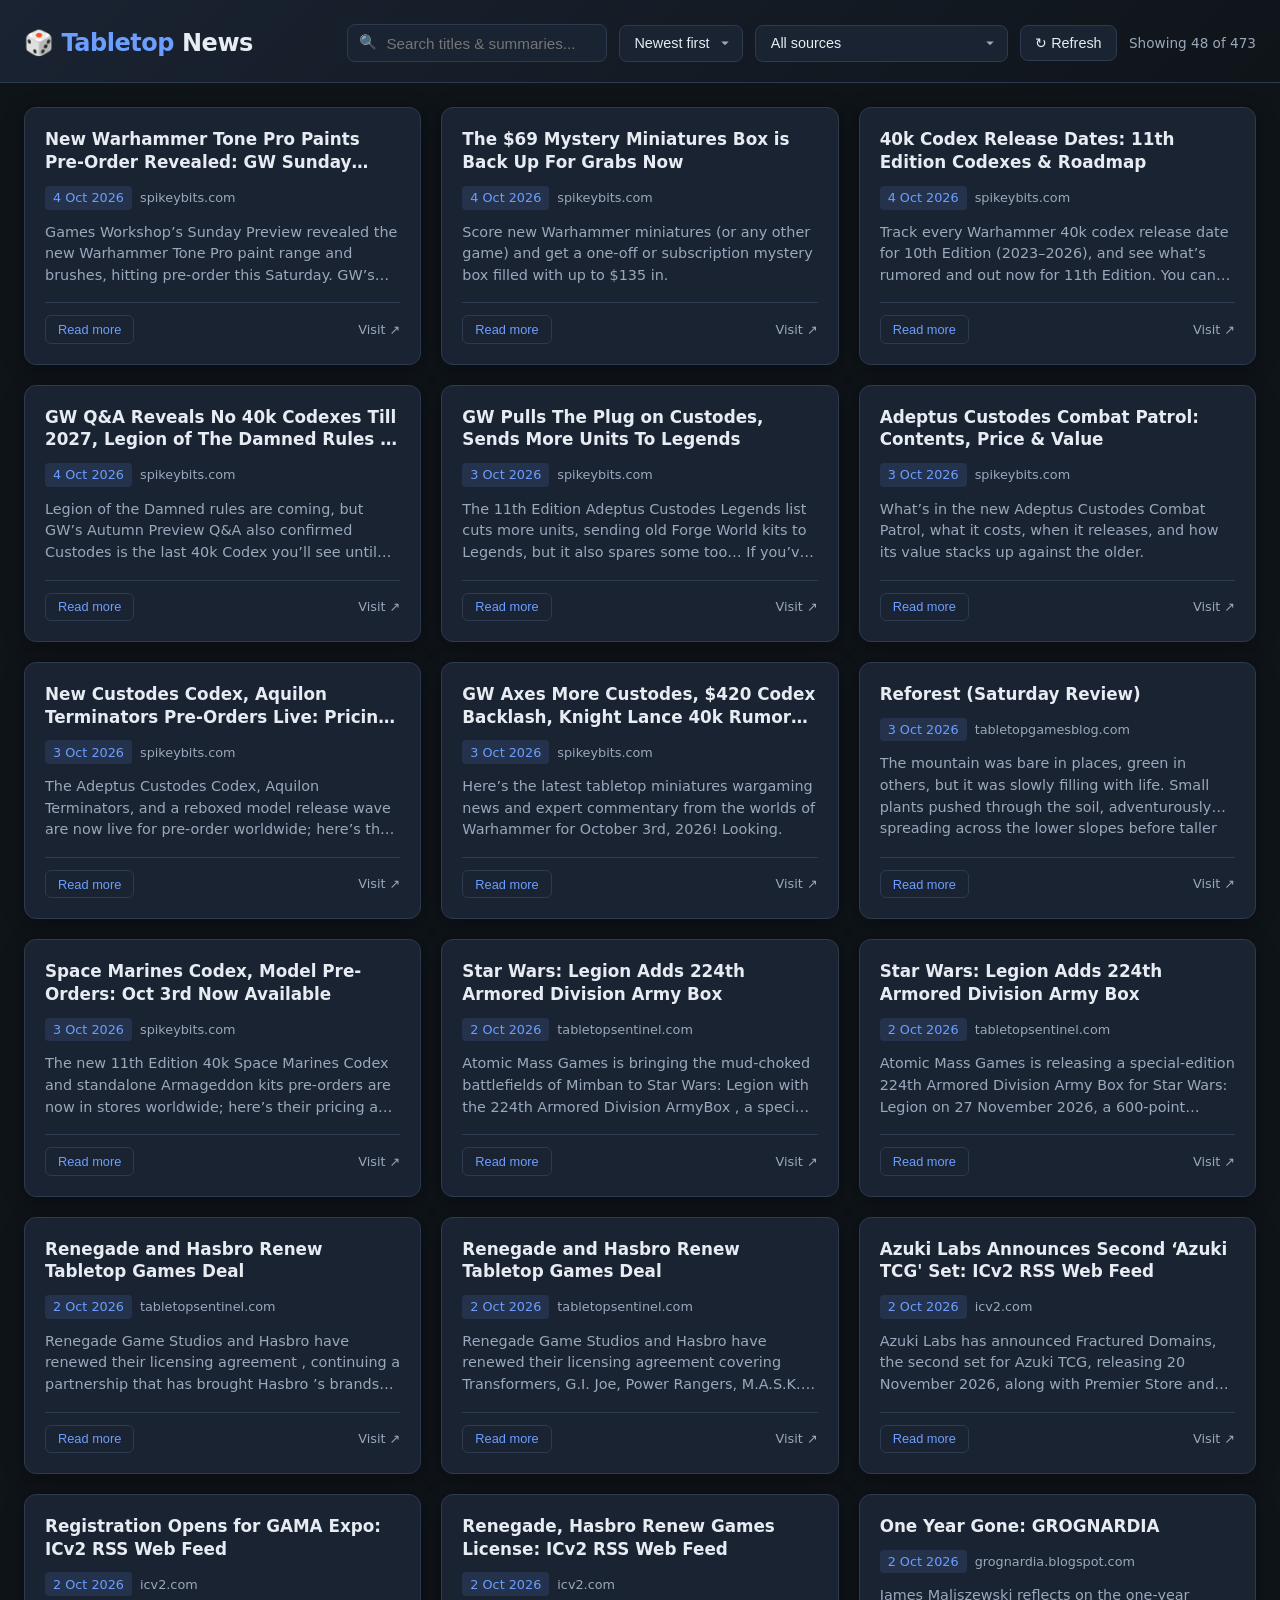
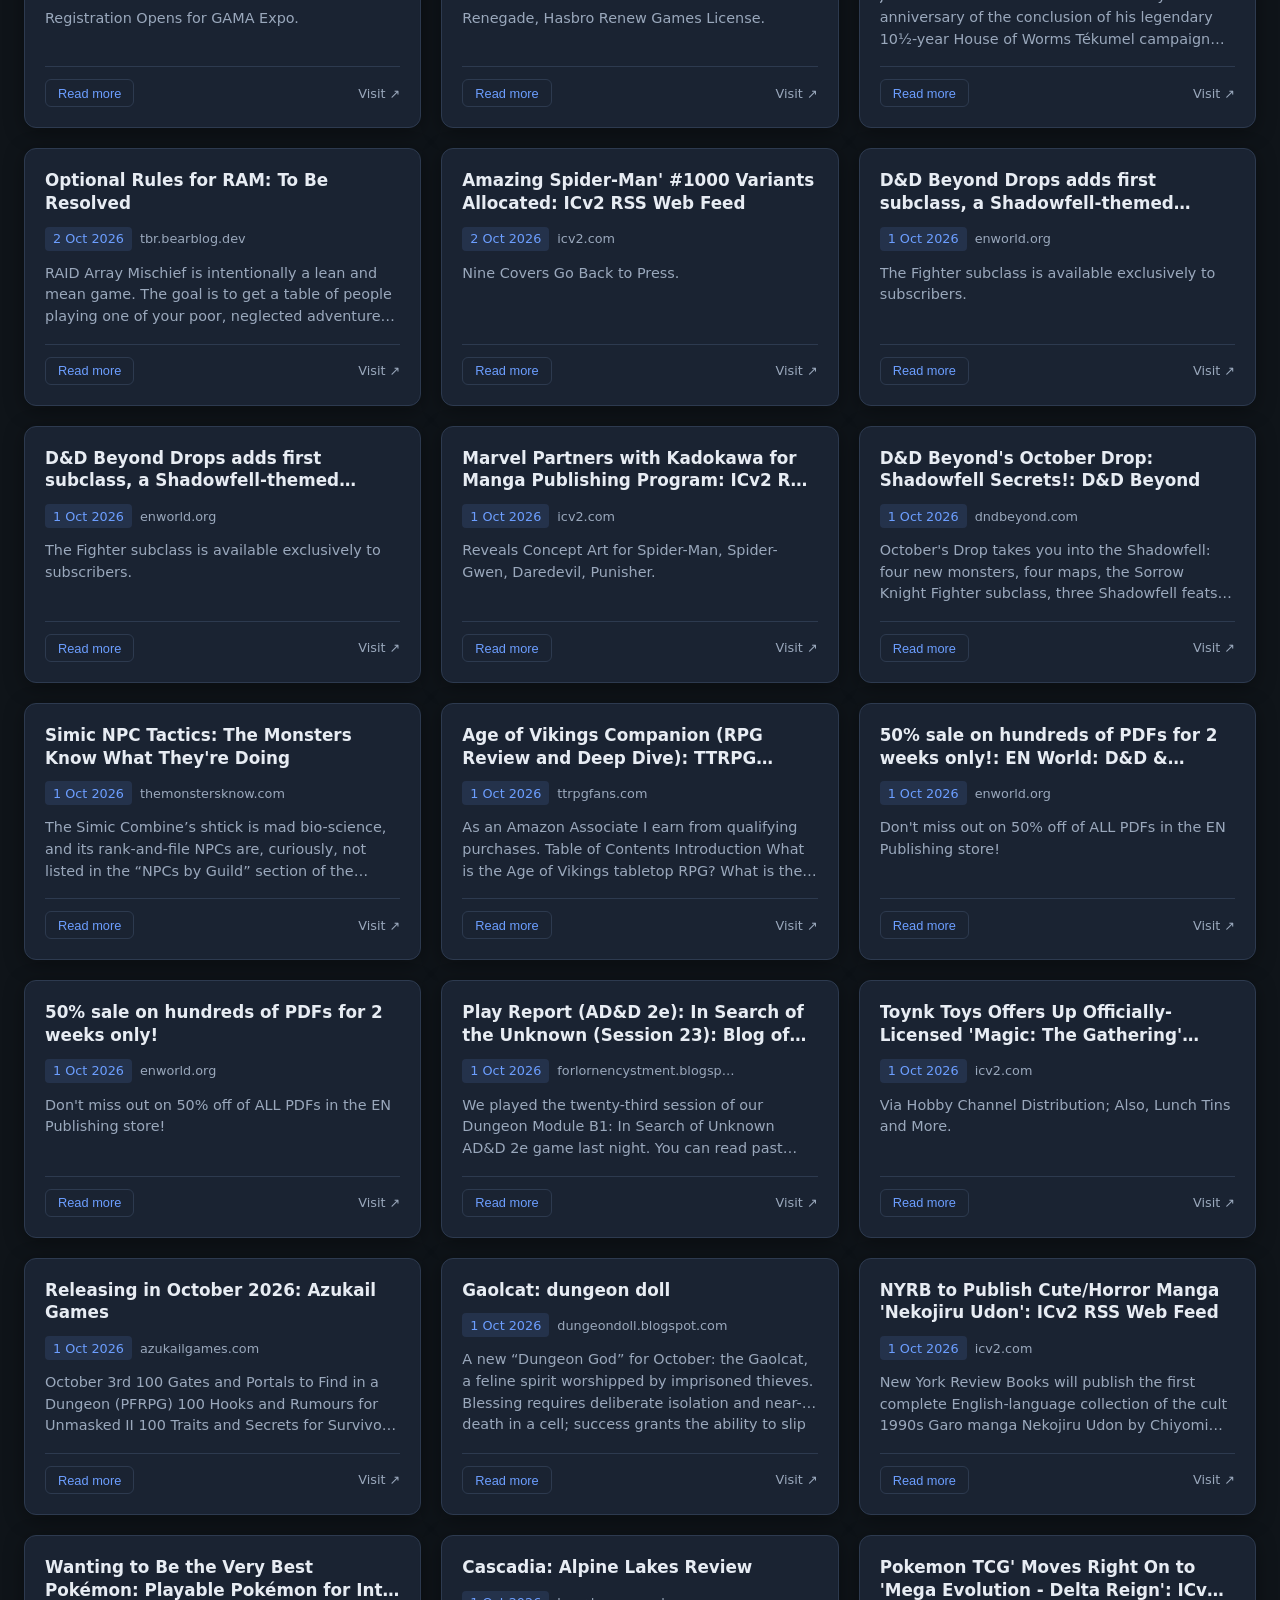
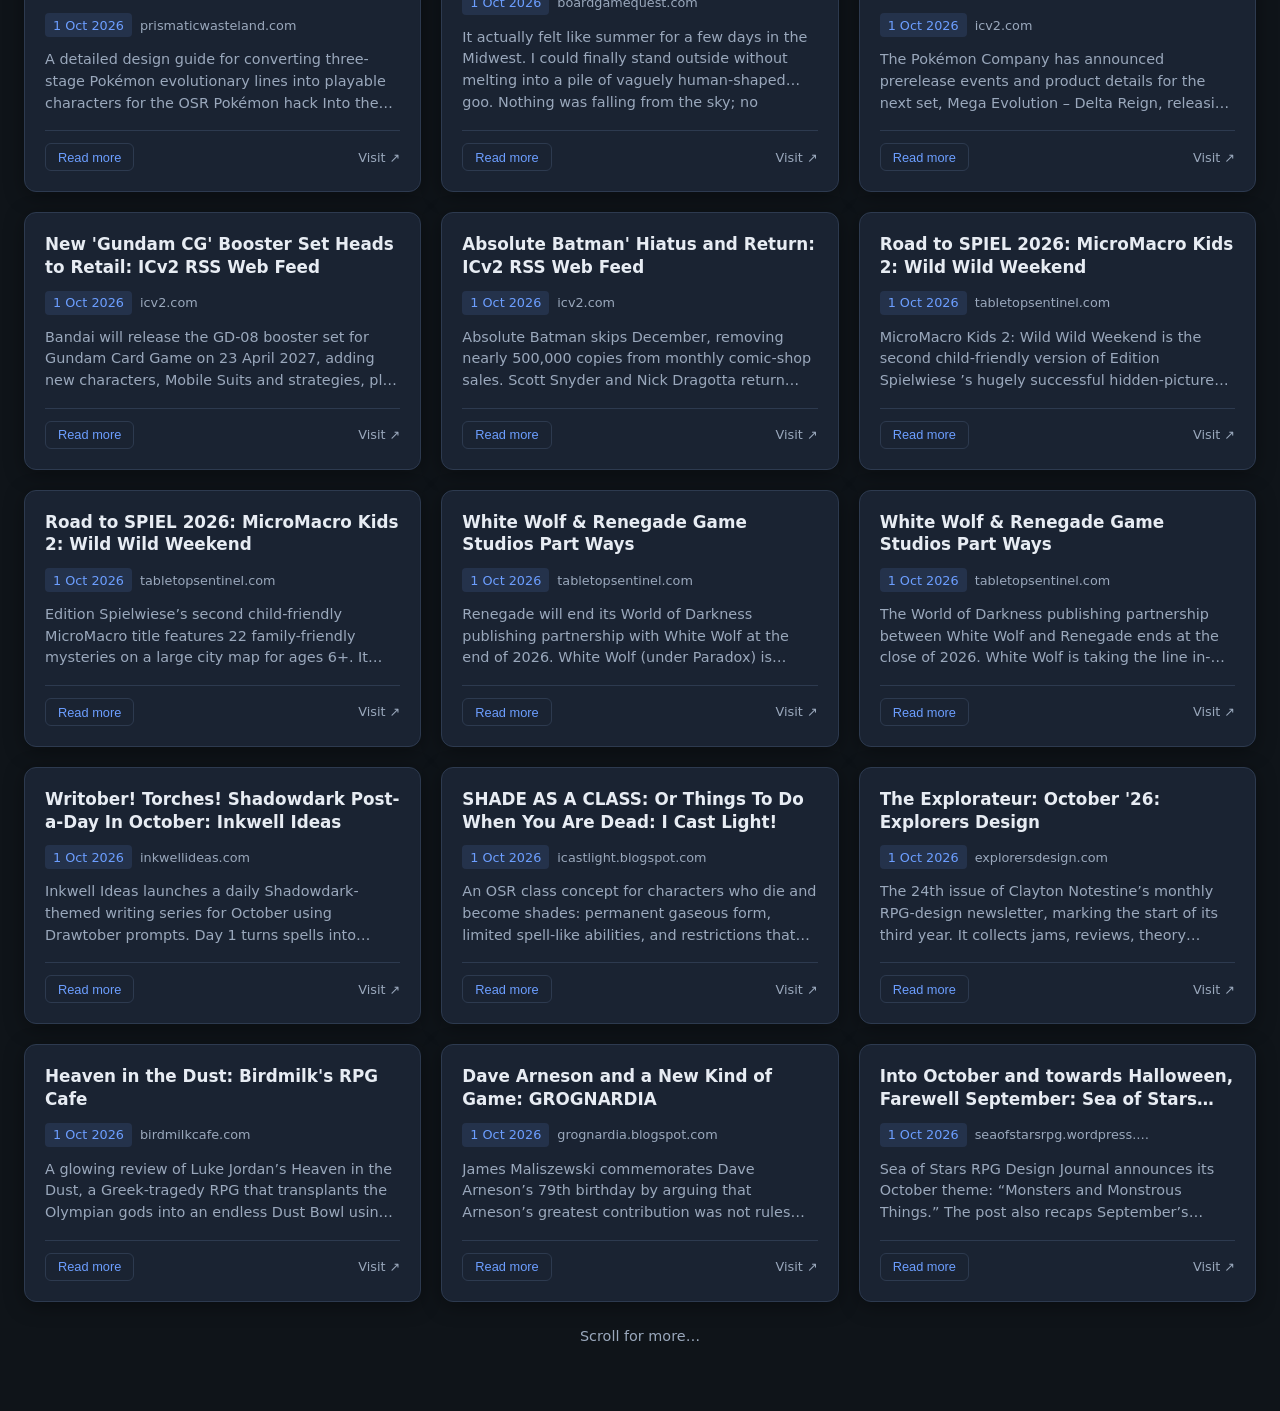
<file: article-index.html>
<!DOCTYPE html>
<html lang="en">
<head>
  <meta charset="UTF-8">
  <meta name="viewport" content="width=device-width, initial-scale=1.0">
  <title>Tabletop News Prototype</title>

  <!-- CSS components (order matters for cascade) -->
  <link rel="stylesheet" href="css/article-variables.css">
  <link rel="stylesheet" href="css/article-base.css">
  <link rel="stylesheet" href="css/article-header.css">
  <link rel="stylesheet" href="css/article-cards.css">
  <link rel="stylesheet" href="css/article-modal.css">
  <link rel="stylesheet" href="css/article-status.css">
</head>
<body>
  <header>
    <div class="header-inner">
      <h1>🎲 <span>Tabletop</span> News</h1>
      <div class="controls">
        <div class="search-box">
          <input type="search" id="search" placeholder="Search titles & summaries..." autocomplete="off">
        </div>
        <select id="sort">
          <option value="newest">Newest first</option>
          <option value="oldest">Oldest first</option>
          <option value="title">Title A–Z</option>
        </select>
        <select id="source">
          <option value="">All sources</option>
        </select>
        <button type="button" id="refresh-btn" class="btn-refresh" title="Refresh from Google Sheet">
          ↻ Refresh
        </button>
        <div class="stats" id="stats">Loading…</div>
      </div>
    </div>
  </header>

  <main>
    <div id="content" class="loading">Loading articles</div>
    <div id="scroll-status" class="scroll-status" hidden></div>
  </main>

  <!-- Detail Modal -->
  <div class="modal-overlay" id="modal">
    <div class="modal">
      <div class="modal-header">
        <h2 class="modal-title" id="modal-title"></h2>
        <button class="modal-close" id="modal-close" aria-label="Close">×</button>
      </div>
      <div class="modal-meta" id="modal-meta"></div>
      <div class="modal-body" id="modal-body"></div>
      <div class="modal-actions">
        <a class="btn-primary" id="modal-link" href="#" target="_blank" rel="noopener">
          Open original article →
        </a>
      </div>
    </div>
  </div>

  <!-- JS components (order matters – data first, then config → helpers → features → app) -->
  <script src="js/article-data.js"></script>
  <script src="js/article-config.js"></script>
  <script src="js/article-helpers.js"></script>
  <script src="js/article-render.js"></script>
  <script src="js/article-filters.js"></script>
  <script src="js/article-refresh.js"></script>
  <script src="js/article-scroll.js"></script>
  <script src="js/article-app.js"></script>
</body>
</html>
</file>
<file: css/article-variables.css>
/* Design tokens – change these to restyle the whole app */
:root {
  --bg: #0f1419;
  --surface: #1a2332;
  --surface-hover: #243044;
  --border: #2d3a4f;
  --text: #e7ecf3;
  --text-muted: #9aa8bc;
  --accent: #6c9eff;
  --accent-hover: #8bb3ff;
  --card-shadow: 0 4px 20px rgba(0, 0, 0, 0.35);
  --radius: 12px;
}
</file>
<file: css/article-base.css>
/* Reset + base page styles */
* {
  box-sizing: border-box;
  margin: 0;
  padding: 0;
}

body {
  font-family: 'Segoe UI', system-ui, -apple-system, sans-serif;
  background: var(--bg);
  color: var(--text);
  line-height: 1.5;
  min-height: 100vh;
}

main {
  max-width: 1400px;
  margin: 0 auto;
  padding: 1.5rem;
}
</file>
<file: css/article-header.css>
/* Sticky header + controls */
header {
  background: linear-gradient(135deg, #1a2332 0%, #0f1419 100%);
  border-bottom: 1px solid var(--border);
  padding: 1.5rem 1.5rem 1.25rem;
  position: sticky;
  top: 0;
  z-index: 100;
  backdrop-filter: blur(12px);
}

.header-inner {
  max-width: 1400px;
  margin: 0 auto;
  display: flex;
  flex-wrap: wrap;
  gap: 1rem;
  align-items: center;
  justify-content: space-between;
}

h1 {
  font-size: 1.5rem;
  font-weight: 700;
  letter-spacing: -0.02em;
  display: flex;
  align-items: center;
  gap: 0.5rem;
}

h1 span {
  color: var(--accent);
}

.controls {
  display: flex;
  flex-wrap: wrap;
  gap: 0.75rem;
  align-items: center;
}

.search-box {
  position: relative;
}

.search-box input {
  background: var(--surface);
  border: 1px solid var(--border);
  border-radius: 8px;
  padding: 0.6rem 1rem 0.6rem 2.4rem;
  color: var(--text);
  font-size: 0.95rem;
  width: 260px;
  transition: border-color 0.2s, box-shadow 0.2s;
}

.search-box input:focus {
  outline: none;
  border-color: var(--accent);
  box-shadow: 0 0 0 3px rgba(108, 158, 255, 0.2);
}

.search-box::before {
  content: "🔍";
  position: absolute;
  left: 0.75rem;
  top: 50%;
  transform: translateY(-50%);
  font-size: 0.9rem;
  opacity: 0.7;
}

select {
  background: var(--surface);
  border: 1px solid var(--border);
  border-radius: 8px;
  padding: 0.6rem 2rem 0.6rem 0.9rem;
  color: var(--text);
  font-size: 0.9rem;
  cursor: pointer;
  appearance: none;
  background-image: url("data:image/svg+xml,%3Csvg xmlns='http://www.w3.org/2000/svg' width='12' height='12' fill='%239aa8bc' viewBox='0 0 16 16'%3E%3Cpath d='M8 11L3 6h10l-5 5z'/%3E%3C/svg%3E");
  background-repeat: no-repeat;
  background-position: right 0.7rem center;
}

select:focus {
  outline: none;
  border-color: var(--accent);
}

.stats {
  font-size: 0.85rem;
  color: var(--text-muted);
  white-space: nowrap;
}

.btn-refresh {
  background: var(--surface);
  border: 1px solid var(--border);
  color: var(--text);
  padding: 0.55rem 0.9rem;
  border-radius: 8px;
  font-size: 0.9rem;
  cursor: pointer;
  transition: background 0.2s, border-color 0.2s, color 0.2s;
  white-space: nowrap;
}

.btn-refresh:hover:not(:disabled) {
  background: var(--surface-hover);
  border-color: var(--accent);
  color: var(--accent);
}

.btn-refresh:disabled {
  opacity: 0.5;
  cursor: not-allowed;
}

.btn-refresh.loading {
  color: var(--accent);
}
</file>
<file: css/article-cards.css>
/* Card grid + individual cards */
.grid {
  display: grid;
  grid-template-columns: repeat(auto-fill, minmax(340px, 1fr));
  gap: 1.25rem;
}

.card {
  background: var(--surface);
  border: 1px solid var(--border);
  border-radius: var(--radius);
  padding: 1.25rem;
  display: flex;
  flex-direction: column;
  gap: 0.75rem;
  box-shadow: var(--card-shadow);
  transition: transform 0.2s, border-color 0.2s, background 0.2s;
  cursor: pointer;
  position: relative;
  overflow: hidden;
}

.card:hover {
  transform: translateY(-3px);
  border-color: var(--accent);
  background: var(--surface-hover);
}

.card-title {
  font-size: 1.05rem;
  font-weight: 600;
  line-height: 1.35;
  color: var(--text);
  text-decoration: none;
  display: -webkit-box;
  -webkit-line-clamp: 2;
  -webkit-box-orient: vertical;
  overflow: hidden;
}

.card-title:hover {
  color: var(--accent);
}

.card-meta {
  display: flex;
  align-items: center;
  gap: 0.5rem;
  font-size: 0.8rem;
  color: var(--text-muted);
}

.card-date {
  background: rgba(108, 158, 255, 0.12);
  color: var(--accent);
  padding: 0.15rem 0.5rem;
  border-radius: 4px;
  font-weight: 500;
}

.card-source {
  overflow: hidden;
  text-overflow: ellipsis;
  white-space: nowrap;
  max-width: 180px;
}

.card-summary {
  font-size: 0.9rem;
  color: var(--text-muted);
  display: -webkit-box;
  -webkit-line-clamp: 3;
  -webkit-box-orient: vertical;
  overflow: hidden;
  flex-grow: 1;
}

.card-footer {
  display: flex;
  justify-content: space-between;
  align-items: center;
  margin-top: 0.25rem;
  padding-top: 0.75rem;
  border-top: 1px solid var(--border);
}

.btn-read {
  background: transparent;
  border: 1px solid var(--border);
  color: var(--accent);
  padding: 0.35rem 0.75rem;
  border-radius: 6px;
  font-size: 0.8rem;
  font-weight: 500;
  cursor: pointer;
  transition: background 0.2s, border-color 0.2s;
}

.btn-read:hover {
  background: rgba(108, 158, 255, 0.15);
  border-color: var(--accent);
}

.btn-link {
  color: var(--text-muted);
  font-size: 0.8rem;
  text-decoration: none;
}

.btn-link:hover {
  color: var(--accent);
}
</file>
<file: css/article-modal.css>
/* Detail modal */
.modal-overlay {
  position: fixed;
  inset: 0;
  background: rgba(0, 0, 0, 0.7);
  display: flex;
  align-items: center;
  justify-content: center;
  z-index: 1000;
  opacity: 0;
  visibility: hidden;
  transition: opacity 0.25s, visibility 0.25s;
  padding: 1rem;
}

.modal-overlay.open {
  opacity: 1;
  visibility: visible;
}

.modal {
  background: var(--surface);
  border: 1px solid var(--border);
  border-radius: 16px;
  max-width: 640px;
  width: 100%;
  max-height: 85vh;
  overflow-y: auto;
  padding: 1.75rem;
  box-shadow: 0 20px 60px rgba(0, 0, 0, 0.5);
  transform: translateY(20px);
  transition: transform 0.25s;
}

.modal-overlay.open .modal {
  transform: translateY(0);
}

.modal-header {
  display: flex;
  justify-content: space-between;
  align-items: flex-start;
  gap: 1rem;
  margin-bottom: 1rem;
}

.modal-title {
  font-size: 1.25rem;
  font-weight: 700;
  line-height: 1.3;
}

.modal-close {
  background: none;
  border: none;
  color: var(--text-muted);
  font-size: 1.5rem;
  cursor: pointer;
  line-height: 1;
  padding: 0.25rem;
  flex-shrink: 0;
}

.modal-close:hover {
  color: var(--text);
}

.modal-meta {
  font-size: 0.85rem;
  color: var(--text-muted);
  margin-bottom: 1.25rem;
  display: flex;
  flex-wrap: wrap;
  gap: 0.75rem;
  align-items: center;
}

.modal-body {
  font-size: 0.95rem;
  color: var(--text);
  line-height: 1.65;
  white-space: pre-wrap;
}

.modal-actions {
  margin-top: 1.5rem;
  display: flex;
  gap: 0.75rem;
}

.btn-primary {
  background: var(--accent);
  color: #0f1419;
  border: none;
  padding: 0.6rem 1.2rem;
  border-radius: 8px;
  font-weight: 600;
  font-size: 0.9rem;
  text-decoration: none;
  display: inline-flex;
  align-items: center;
  gap: 0.4rem;
  transition: background 0.2s;
}

.btn-primary:hover {
  background: var(--accent-hover);
}
</file>
<file: css/article-status.css>
/* Loading / empty / error states + infinite-scroll status + responsive */
.loading,
.empty,
.error {
  text-align: center;
  padding: 4rem 1rem;
  color: var(--text-muted);
}

.loading::after {
  content: "";
  display: inline-block;
  width: 24px;
  height: 24px;
  border: 3px solid var(--border);
  border-top-color: var(--accent);
  border-radius: 50%;
  animation: spin 0.8s linear infinite;
  margin-left: 0.75rem;
  vertical-align: middle;
}

@keyframes spin {
  to { transform: rotate(360deg); }
}

.error {
  color: #ff7b7b;
}

.scroll-status {
  text-align: center;
  padding: 1.5rem 1rem 2.5rem;
  color: var(--text-muted);
  font-size: 0.9rem;
}

.scroll-status.loading::after {
  content: "";
  display: inline-block;
  width: 16px;
  height: 16px;
  border: 2px solid var(--border);
  border-top-color: var(--accent);
  border-radius: 50%;
  animation: spin 0.8s linear infinite;
  margin-left: 0.5rem;
  vertical-align: middle;
}

@media (max-width: 600px) {
  .search-box input {
    width: 100%;
  }
  .header-inner {
    flex-direction: column;
    align-items: stretch;
  }
  .controls {
    flex-direction: column;
    align-items: stretch;
  }
  .grid {
    grid-template-columns: 1fr;
  }
}
</file>
